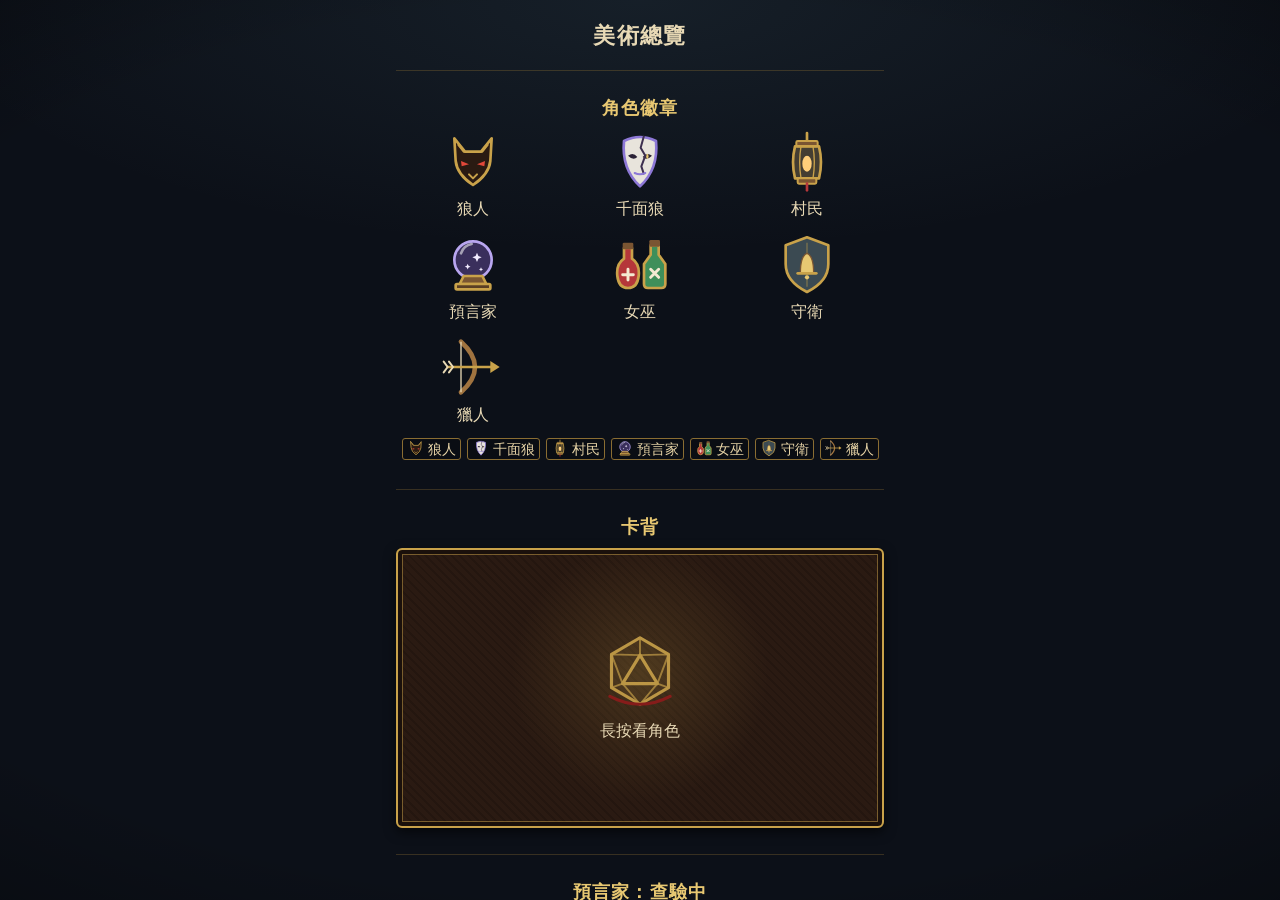
<file: web/gallery.html>
<!doctype html>
<html lang="zh-Hant" data-phase="night">
<head>
<meta charset="utf-8">
<meta name="viewport" content="width=device-width, initial-scale=1, viewport-fit=cover, user-scalable=no">
<title>血月酒館 · 美術總覽</title>
<link rel="stylesheet" href="css/tokens.css">
<link rel="stylesheet" href="css/base.css">
<link rel="stylesheet" href="css/art.css">
<link rel="stylesheet" href="css/illus.css">
<style>
  /* 只給總覽頁用的排版 */
  .gallery__scene { margin: 18px 0 26px; border-top: 1px solid rgba(138, 109, 50, .35); padding-top: 8px; }
  .gallery__scene h2 { text-align: center; color: var(--gold-bright); }
  .gallery__roles { display: grid; grid-template-columns: repeat(3, 1fr); gap: 12px; text-align: center; }
  .gallery__role { display: flex; flex-direction: column; align-items: center; gap: 4px; }
  .gallery__scene .badge { margin: 3px; display: inline-block; }
</style>
</head>
<body>
<div id="app"></div>
<script type="module" src="js/gallery.js"></script>
</body>
</html>
</file>
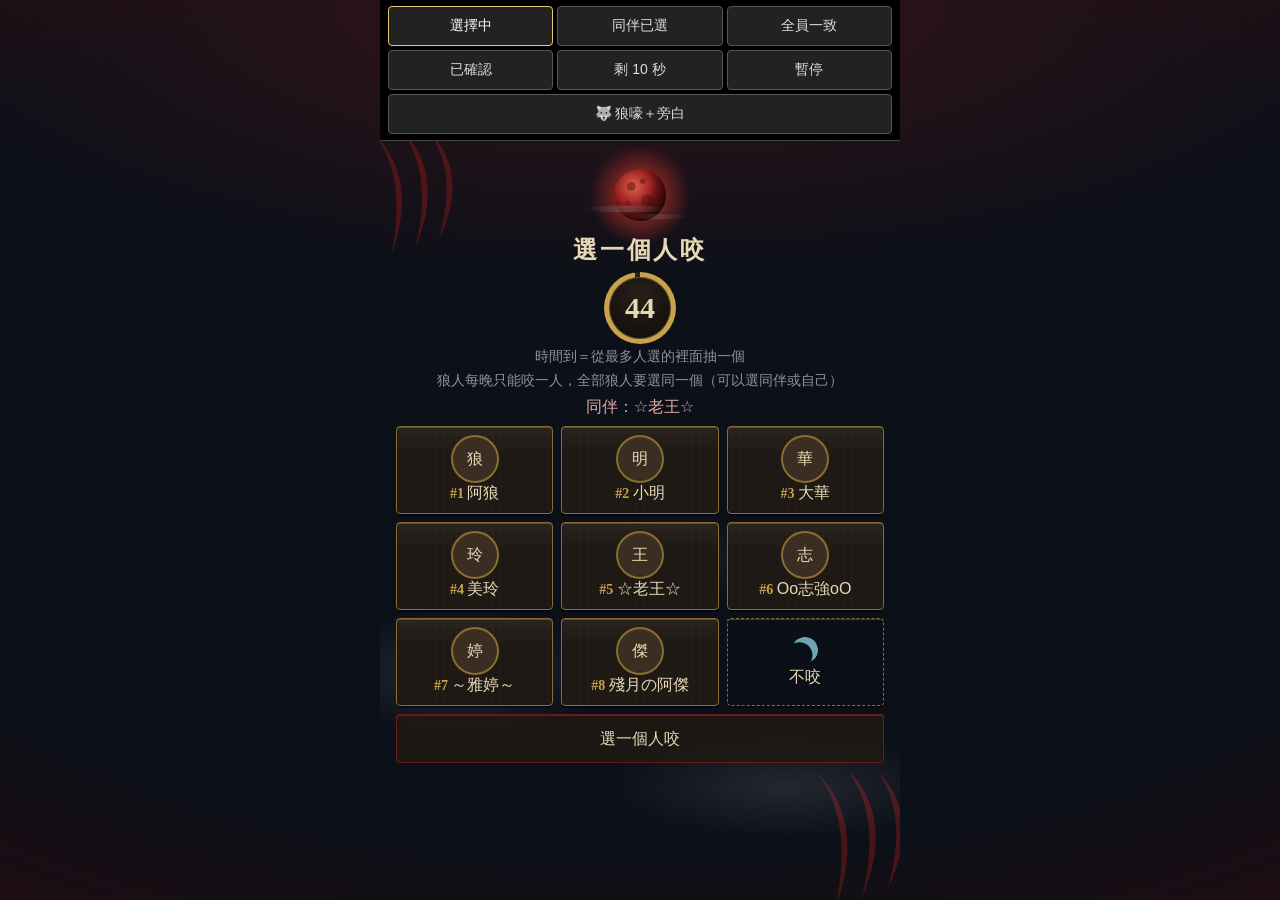
<file: web/preview.html>
<!doctype html>
<html lang="zh-Hant" data-phase="night" data-screen="S8">
<head>
<meta charset="utf-8">
<meta name="viewport" content="width=device-width, initial-scale=1, viewport-fit=cover, user-scalable=no">
<title>血月酒館 · 美術預覽</title>
<link rel="stylesheet" href="css/tokens.css">
<link rel="stylesheet" href="css/base.css">
<link rel="stylesheet" href="css/art.css">
<link rel="stylesheet" href="css/s8.css">
<link rel="stylesheet" href="css/illus.css">
<style>
  /* 只給預覽頁用的切換列，不是遊戲畫面 */
  .preview-bar { display: flex; flex-wrap: wrap; gap: 4px; padding: 6px 8px; background: #000; border-bottom: 1px solid #444; }
  .preview-bar button { flex: 1 1 30%; min-height: 40px; font-size: 14px; background: #222; color: #ddd; border: 1px solid #555; border-radius: 4px; }
  .preview-bar button[data-on] { border-color: #e8c872; color: #fff; }
</style>
</head>
<body>
<div id="app"></div>
<script type="module" src="js/preview_s8.js"></script>
</body>
</html>
</file>
<file: web/css/tokens.css>
/* 美術數值（ART 3、4、11.1；CODING_RULES V5）。畫面只用這裡的變數，不直接寫色碼與時間。 */
:root {
  /* 主色票（SPEC C2） */
  --bg-night: #14100d;
  --bg-stone: #1f1a15;
  --parchment: #e8d9b5;
  --parchment-dark: #cdb98a;
  --ink: #2b1d12;
  --gold: #c9a24a;
  --gold-bright: #e8c872;
  --blood: #8e1b1b;
  --ember: #d9702b;
  --moss: #4a6b3a;
  --arcane: #5b4b8a;
  --mask: #3d2f4f;
  --ice: #6fa3b8;
  --steel: #8b93a0;
  /* 延伸色 */
  --night-sky: #0c1018;
  --dusk: #2a1f14;
  --witch-red: #b5373a;
  --witch-green: #3f8f5a;
  --hunter-wood: #7a5532;
  --candle: #ffcf7a;
  --fog: rgba(139, 147, 160, .18);

  /* 字體：正式字型子集化在量產時加入，先用手機內建的宋體與襯線體 */
  --font-title: "Noto Serif TC", "Songti TC", "PMingLiU", serif;
  --font-body: system-ui, "PingFang TC", "Noto Sans TC", sans-serif;
  --font-num: "Cinzel", "Trajan Pro", Georgia, "Times New Roman", serif;
  --fs-title: 24px;
  --fs-lead: 18px;
  --fs-body: 16px;

  /* 間距四級（ART 6） */
  --gap-1: 8px;
  --gap-2: 12px;
  --gap-3: 16px;
  --gap-4: 24px;

  /* 動畫時間（ART 11.1） */
  --dur-tap: 120ms;
  --dur-fast: 200ms;
  --dur-dialog: 350ms;
  --dur-flip: 600ms;
  --dur-phase: 800ms;
  --dur-night: 1000ms;
  --dur-confirm: 3000ms; /* 狼人全員一致後自動確認（SPEC C8.1） */
  --dur-slash: 400ms;
  --dur-victory: 3000ms;
  --dur-reveal-each: 1500ms;
  --dur-bite-at: 600ms; /* 死者那列翻開後，爪痕才劃下（SPEC v4.37；sfx.js BITE_AT_S 同步） */
  --ease-out: cubic-bezier(.2, .8, .2, 1);
}
</file>
<file: web/css/base.css>
/* 灰盒階段（DEV_PLAN P4）：只求看得懂、點得到。美術在 P8 才套用。 */
* { box-sizing: border-box; -webkit-tap-highlight-color: transparent; }
html, body { margin: 0; height: 100%; overscroll-behavior: none; }
body { background: #2a2a2a; color: #eee; font: 16px/1.45 system-ui, "PingFang TC", "Noto Sans TC", sans-serif; }
#app { display: flex; flex-direction: column; height: var(--app-h, 100dvh); max-width: 520px; margin: 0 auto; }
html[data-phase="night"] body { background: #151515; }

.status { display: flex; align-items: center; gap: 4px; padding: 6px 8px; background: #3a3a3a; min-height: 44px; }
.status__title { flex: 1; min-width: 0; font-size: 18px; font-weight: 600; line-height: 1.25; }
.status__side { flex: none; display: flex; flex-direction: column; align-items: flex-end; gap: 2px; }
.status__icons { display: flex; gap: 4px; }
.status__who { display: flex; align-items: center; gap: 6px; }
.status__name { font-size: 14px; font-weight: 600; white-space: nowrap; }
.status__line { display: block; white-space: nowrap; overflow: hidden; text-overflow: ellipsis; }
.status__icon { background: none; border: 1px solid #888; color: #eee; width: 44px; height: 44px; flex: none; padding: 0; border-radius: 4px; }
.conn { font-size: 14px; padding: 2px 6px; border: 1px solid #888; border-radius: 4px; white-space: nowrap; }
.conn--online { border-color: #7c7; }
.conn--reconnecting { border-color: #dc6; }
.conn--offline { border-color: #e66; }
.subtitle { padding: 6px 12px; background: #333; color: #bcd; font-size: 15px; min-height: 32px; }
.banner { padding: 8px 12px; background: #664; }
.banner--error { background: #733; }
.main { flex: 1; overflow-y: auto; padding: 12px 16px 24px; }
.tabs { display: flex; background: #3a3a3a; padding-bottom: env(safe-area-inset-bottom); }
.tab { flex: 1 1 0; min-height: 52px; padding: 0 2px; white-space: nowrap; background: none; border: 0; color: #ccc; font-size: 14px; }
.tab { position: relative; }
.tab__unread { position: absolute; top: 2px; right: 2px; min-width: 18px; padding: 0 4px; border-radius: 9px; background: #c44; color: #fff; font-size: 12px; line-height: 18px; }
.tab--on { background: #555; color: #fff; }

h1 { font-size: 22px; margin: 8px 0 12px; }
h2 { font-size: 18px; margin: 16px 0 8px; }
p { margin: 8px 0; }
.hint { font-size: 14px; color: #bbb; }
.big { font-size: 22px; font-weight: 600; }
.center { text-align: center; }
.row { display: flex; gap: 8px; align-items: center; flex-wrap: wrap; }
/* 名字欄下面的常用符號（SPEC v4.46）：一顆至少 44px，手機一行放得下 7 顆 */
.symbols { display: flex; flex-wrap: wrap; gap: calc(var(--gap-1) / 2); margin: calc(var(--gap-1) / -2) 0 var(--gap-2); }
.symbols button.symbols__btn { min-width: 44px; margin: 0; padding: 0 var(--gap-1); font-size: var(--fs-lead); }
.grow { flex: 1; }
.panel { background: #383838; padding: 12px; border-radius: 4px; margin: 8px 0; }
.pause-row { display: flex; justify-content: flex-end; }
.far-apart { margin-top: 32px; } /* 危險操作和常用按鈕隔開（UI_RULES K6） */
.danger-zone { border: 1px solid #a55; }

button.btn { width: 100%; min-height: 52px; font-size: 16px; margin: 6px 0; border-radius: 4px; border: 2px solid #999; background: #484848; color: #fff; }
button.btn--small { width: auto; min-height: 44px; padding: 0 12px; margin: 2px; }
button.btn--secondary { border-width: 1px; background: #3d3d3d; }
button.btn--danger { border-color: #d66; }
button.btn--suggest { border-color: #fc6; background: #665a33; }
button.btn--pending { opacity: .6; }
button.btn--success { background: #375; border-color: #7c7; }
button.btn--error { border-color: #e66; background: #633; }
button.btn:disabled { color: #999; border-color: #666; }
.reason { font-size: 14px; color: #dbb; margin: -2px 0 6px; }

.qr { display: block; width: 200px; height: 200px; margin: 8px auto; }
.selectable { user-select: text; -webkit-user-select: text; }
label.field { display: block; margin: 12px 0; }
input, select, textarea { font-size: 16px; width: 100%; min-height: 44px; padding: 10px; border-radius: 4px; border: 1px solid #888; background: #222; color: #eee; }
.error-text { color: #f99; font-size: 14px; }
.input--error { border: 2px solid #e66; }

.grid { display: grid; grid-template-columns: repeat(3, 1fr); gap: 8px; margin: 8px 0; }
.card-group { color: #fc6; font-size: 15px; margin-top: 12px; }
.cell { display: flex; flex-direction: column; align-items: center; justify-content: center; gap: 2px; min-height: 76px; background: #444; border: 2px solid #777; border-radius: 4px; color: #fff; padding: 4px; font-size: 16px; }
.cell .avatar { width: 36px; height: 36px; }
.grid--compact .cell { min-height: 44px; }
.cell--target { background: #2f4a5e; border-color: #6a9ab8; }
.cell--on { border-color: #fc6; background: #665a33; }
.cell--empty { border-style: dashed; }
/* 名字最多 8 個字（SPEC v4.40）：格子窄，最多折兩行，再長就截斷 */
.cell__name { max-width: 100%; overflow-wrap: anywhere; display: -webkit-box; -webkit-box-orient: vertical; -webkit-line-clamp: 2; line-clamp: 2; overflow: hidden; text-align: center; line-height: 1.25; }
.cell__seat { font-size: 14px; color: #ccc; }
.cell__marks { font-size: 14px; color: #f99; line-height: 1.2; }
.cell__marks:empty { display: none; }
.grid--marks .cell__marks:empty { display: block; min-height: 17px; } /* 同伴選了才出現，先留位子，格子才不會跳 */

.avatar { display: inline-flex; width: 44px; height: 44px; border-radius: 50%; background: #666; align-items: center; justify-content: center; overflow: hidden; flex: none; }
.avatar img { width: 100%; height: 100%; object-fit: cover; }
.avatar--dead { opacity: .4; }
.list-row { display: flex; align-items: center; gap: 8px; padding: 6px 0; border-bottom: 1px solid #444; }
.seat-row { background: #2a2a2a; }
.seat-row__who { min-width: 0; }
.seat-row__tags { display: flex; flex-wrap: wrap; gap: 4px; margin-top: 2px; }
.seat-row--drag { background: #665a33; }
.seat-handle { flex: none; width: 44px; height: 44px; display: flex; align-items: center; justify-content: center; font-size: 22px; touch-action: none; user-select: none; -webkit-user-select: none; cursor: grab; border: 1px solid #666; border-radius: 4px; }
.badge { font-size: 14px; border: 1px solid #888; border-radius: 3px; padding: 0 4px; white-space: nowrap; }
.nowrap { white-space: nowrap; }
.keep-words { word-break: keep-all; }

.count { font-size: 28px; font-variant-numeric: tabular-nums; text-align: center; }
.card { min-height: min(280px, 40dvh); text-align: center; display: flex; flex-direction: column; align-items: center; justify-content: center; background: #444; border: 2px solid #999; border-radius: 6px; padding: 10px; touch-action: none; user-select: none; -webkit-user-select: none; -webkit-touch-callout: none; }

.chat { display: flex; flex-direction: column; height: 100%; }
.chat__list { flex: 1; overflow-y: auto; }
.chat__list button.btn--small { display: block; margin: 4px auto; }
.bubble { background: #444; padding: 6px 10px; border-radius: 4px; margin: 4px 0; max-width: 85%; overflow-wrap: anywhere; width: fit-content; }
.bubble--mine { margin-left: auto; background: #565; }
.bubble--host { background: #653; }
.bubble--wolf { background: #533; }
.bubble__who { font-size: 14px; color: #ccc; }
.bubble--wolf { border: 2px solid #c44; }
.bubble--system { white-space: pre-line; border: 1px dashed #b8a; background: #2a1f2e; }
.chat-photo { display: block; max-width: 200px; max-height: 200px; border-radius: 4px; margin-top: 4px; }
.tts { background: none; border: 1px solid #888; color: inherit; border-radius: 4px; padding: 6px 8px; margin-top: 4px; text-align: center; min-height: 44px; min-width: 56px; font: inherit; font-size: 1.3em; }
.chat__photo { position: relative; overflow: hidden; display: inline-flex; align-items: center; justify-content: center; min-width: 44px; }
.chat__photo input { position: absolute; inset: 0; opacity: 0; }
.lightbox { position: fixed; inset: 0; background: #000; z-index: 40; display: flex; align-items: center; justify-content: center; overflow: hidden; }
.lightbox img { max-width: 100%; max-height: 100%; touch-action: none; transform-origin: center; }
.lightbox__close { position: absolute; top: 12px; right: 12px; min-width: 44px; min-height: 44px; background: #333; color: #fff; border: 1px solid #888; border-radius: 4px; }
.chat__input { display: flex; gap: 6px; padding-top: 8px; }
.chat__input button.btn { padding: 0 4px; white-space: nowrap; width: 100%; margin: 0; }
.chat__input textarea { flex: 1; min-height: 44px; height: 44px; resize: none; }

.overlay { position: fixed; inset: 0; background: rgba(0,0,0,.75); display: flex; align-items: center; justify-content: center; padding: 16px; z-index: 30; }
.dialog { background: #3a3a3a; padding: 16px; border-radius: 6px; width: 100%; max-width: 460px; max-height: 90dvh; overflow-y: auto; }
.toast { position: fixed; top: 60px; left: 16px; right: 16px; margin: 0 auto; width: fit-content; background: #111; padding: 8px 14px; border-radius: 4px; z-index: 40; }
.pause-cover { background: #444; border: 2px solid #999; padding: 20px; text-align: center; border-radius: 6px; }
.rotate { display: none; }
@media (orientation: landscape) and (max-height: 480px) {
  .rotate { display: flex; position: fixed; inset: 0; background: #111; z-index: 50; align-items: center; justify-content: center; }
}

/* 看真相：每夜標籤可左右滑；行動以顏色分類，一定同時有文字（UI_RULES F13） */
.truth-tabs { display: flex; overflow-x: auto; gap: 4px; margin: 8px 0; -webkit-overflow-scrolling: touch; }
.tab--small { flex: none; min-height: 44px; padding: 0 12px; background: #3a3a3a; border-radius: 4px; }
.act { border-left: 5px solid #888; background: #383838; padding: 8px 10px; margin: 6px 0; border-radius: 3px; }
.act__label { display: block; font-size: 14px; }
.act--wolf { border-color: #d9534f; } .act--wolf .act__label { color: #f08a86; }
.act--guard { border-color: #6a9ab8; } .act--guard .act__label { color: #a9cde3; }
.act--seer { border-color: #8d78d6; } .act--seer .act__label { color: #b6a7ee; }
.act--witch { border-color: #3f8f5a; } .act--witch .act__label { color: #7fcf9b; }
.act--hunter { border-color: #b98a55; } .act--hunter .act__label { color: #e0b98a; }
.act--death { border-color: #aaa; } .act--death .act__label { color: #ddd; }
.act--vote { border-color: #c9a24a; } .act--vote .act__label { color: #e8c872; }

/* 上帝控制台：常用按鈕固定在上方、三個標籤固定在側邊，只有內容區會滑 */
.host-screen { display: flex; gap: 8px; height: 100%; }
.host-main { flex: 1; min-width: 0; display: flex; flex-direction: column; }
.host-pinned { flex: none; padding-bottom: 6px; }
.host-pinned h1 { margin: 2px 0; }
.host-pinned button.btn { min-height: 44px; margin: 3px 0; }
.host-pinned .count { font-size: 24px; }
.host-rail { flex: none; width: 62px; display: flex; flex-direction: column; gap: 6px; }
.host-tab { min-height: 64px; padding: 4px; font-size: 14px; background: #3a3a3a; color: #ddd; border: 1px solid #777; border-radius: 4px; }
.host-tab--on { background: #665a33; border-color: #fc6; color: #fff; }
.host-content { flex: 1; min-height: 0; overflow-y: auto; }
.host-content .grid button.btn { padding: 0 2px; } /* 六個字的台詞才放得下一行 */
.host-tab__line { display: block; }
.end-cause { flex: 1; min-width: 0; text-align: right; }
.role-grid { display: grid; grid-template-columns: repeat(2, 1fr); gap: 6px; margin-bottom: 12px; }
.role-grid .btn { width: 100%; }
.badge--role { background: #6a3a8a; color: #fff; }

/* S23 安裝引導、S24 準備檢查 */
.install__steps { padding-left: 24px; }
.install__step { margin: 10px 0; }
.install__icon { width: 24px; height: 24px; vertical-align: middle; margin-left: 4px; }
.prep-list { display: flex; flex-direction: column; gap: 6px; margin: 8px 0; }
.prep { border: 1px solid #a86; border-radius: 4px; padding: 8px 10px; background: #383028; }
.prep--done { border-color: #575; background: #2f382f; }
.prep__title { font-weight: 600; }
.prep .hint { margin: 4px 0; }
</file>
<file: web/css/art.css>
/* 正式外觀（DEV_PLAN P8 量產，ART 5–8）。疊在 base.css 上面：base.css 管版面與大小，這裡只管材質與顏色，
   所以點擊區、字級、間距都不會因為美術改變（UI_RULES）。動畫只動 transform 和 opacity（Q6）。 */

body {
  font-family: var(--font-body);
  color: var(--parchment);
  background:
    radial-gradient(ellipse 80% 40% at 50% 0%, rgba(255, 207, 122, .10), transparent 70%),
    radial-gradient(ellipse 120% 90% at 50% 50%, transparent 60%, rgba(0, 0, 0, .55) 100%),
    var(--dusk);
  background-attachment: fixed;
}
html[data-phase="night"] body {
  background:
    radial-gradient(ellipse 80% 40% at 50% 0%, rgba(111, 163, 184, .10), transparent 70%),
    radial-gradient(ellipse 120% 90% at 50% 50%, transparent 55%, rgba(0, 0, 0, .7) 100%),
    var(--night-sky);
}

h1, h2 { font-family: var(--font-title); letter-spacing: .06em; }
h1 { color: var(--parchment); }
h2 { color: var(--gold-bright); }
.hint { color: #b9ab8c; }
html[data-phase="night"] .hint { color: var(--steel); }
.error-text { color: #ff9a8a; }
.reason { color: #e0b4a4; }
.big { font-family: var(--font-title); }
.count { font-family: var(--font-num); color: var(--parchment); }

/* 頂端狀態列：木質橫樑（ART 7.8） */
.status {
  background:
    linear-gradient(180deg, rgba(255, 255, 255, .06), transparent 40%, rgba(0, 0, 0, .25)),
    repeating-linear-gradient(0deg, rgba(0, 0, 0, .12) 0 1px, transparent 1px 5px),
    #3b2a1c;
  border-bottom: 2px solid #8a6d32;
  box-shadow: 0 2px 6px rgba(0, 0, 0, .5);
}
.status__title { font-family: var(--font-title); color: var(--gold-bright); }
.status__name { color: var(--parchment); }
.status__icon { border: 1px solid #8a6d32; color: var(--gold-bright); background: rgba(0, 0, 0, .2); }
/* 連線燈是小油燈：火焰顏色＋文字（UI_RULES F13） */
.conn { border-color: #8a6d32; color: var(--parchment); background: rgba(0, 0, 0, .25); }
.conn::before { content: ''; display: inline-block; width: 8px; height: 8px; margin-right: 4px; border-radius: 50% 50% 50% 0; transform: rotate(-45deg); vertical-align: 1px; background: var(--steel); }
.conn--online::before { background: #7fcf6a; box-shadow: 0 0 6px #7fcf6a; }
.conn--reconnecting::before { background: var(--candle); box-shadow: 0 0 6px var(--ember); animation: lamp 1s ease-in-out infinite alternate; }
.conn--offline::before { background: #e05a4a; }
@keyframes lamp { to { opacity: .35; } }

/* 旁白字幕：月光藍字（ART 7.8） */
.subtitle { background: rgba(12, 16, 24, .85); color: var(--ice); border-bottom: 1px solid rgba(111, 163, 184, .3); font-family: var(--font-title); }

/* 布旗（ART 7.6） */
.banner { background: linear-gradient(180deg, #a85a22, #7a3e14); color: #fff3dc; border-bottom: 2px solid rgba(0, 0, 0, .4); }
.banner--error { background: linear-gradient(180deg, #9e2424, var(--blood)); }

/* 底部分頁列：深色木紋，選中的亮金浮起（ART 7.8） */
.tabs {
  background:
    repeating-linear-gradient(0deg, rgba(0, 0, 0, .14) 0 1px, transparent 1px 6px),
    #2e2116;
  border-top: 2px solid #8a6d32;
}
.tab { color: #c8b48a; transition: transform var(--dur-fast) var(--ease-out); }
.tab--on { background: rgba(232, 200, 114, .14); color: var(--gold-bright); transform: translateY(-2px); box-shadow: inset 0 2px 0 var(--gold-bright); }
.tab__unread { background: var(--blood); box-shadow: 0 0 0 1px #e8a090; } /* 蠟封小紅點 */
.tab--small { background: #2e2116; color: #c8b48a; border: 1px solid #5a4528; }

/* 按鈕五態（ART 7.1）：主要＝深石板金框；次要＝羊皮紙；危險＝血紅框；建議下一步＝金色呼吸光 */
button.btn {
  position: relative;
  color: var(--gold-bright);
  border: 2px solid var(--gold);
  background: linear-gradient(180deg, #2c241c, var(--bg-stone));
  box-shadow: inset 0 1px 0 rgba(232, 200, 114, .35), 0 2px 0 rgba(0, 0, 0, .5);
  font-weight: 600;
  transition: transform var(--dur-tap) var(--ease-out);
}
button.btn:active:not(:disabled) { transform: scale(.97); }
button.btn--secondary {
  color: var(--ink);
  border: 1px solid #a88a4a;
  background: linear-gradient(180deg, var(--parchment), var(--parchment-dark));
  box-shadow: inset 0 0 12px rgba(122, 85, 50, .25), 0 2px 0 rgba(0, 0, 0, .45);
  font-weight: 500;
}
/* 夜晚不出現大片亮色（ART 1.3）：羊皮紙壓暗 */
html[data-phase="night"] button.btn--secondary { background: linear-gradient(180deg, #8f8264, #6f6449); color: #1c140c; }
button.btn--danger { color: var(--parchment); border-color: #c0392b; background: linear-gradient(180deg, #3a1a16, #24100d); }
button.btn--suggest { color: #2b1d12; border-color: var(--gold-bright); background: linear-gradient(180deg, var(--gold-bright), var(--gold)); }
button.btn--suggest::after {
  content: '';
  position: absolute;
  inset: -4px;
  border-radius: 6px;
  box-shadow: 0 0 12px 2px rgba(232, 200, 114, .7);
  animation: breathe 2s ease-in-out infinite;
  pointer-events: none;
}
@keyframes breathe { 0%, 100% { opacity: .25; } 50% { opacity: 1; } }
button.btn--pending { opacity: .7; }
button.btn--success { color: var(--parchment); border-color: #7fcf6a; background: linear-gradient(180deg, #557a43, var(--moss)); }
button.btn--error { color: var(--parchment); border-color: #e05a4a; background: linear-gradient(180deg, #4a1d18, #2e110e); animation: shake .3s linear; }
@keyframes shake { 25% { transform: translateX(-4px); } 50% { transform: translateX(4px); } 75% { transform: translateX(-4px); } }
button.btn:disabled { color: var(--steel); border-color: #5c6068; background: #24211d; box-shadow: none; }
button.btn--secondary:disabled { color: #6b6457; background: #a59a80; }

/* 石板面板 */
.panel, .pause-cover, .act {
  background:
    linear-gradient(180deg, rgba(255, 255, 255, .04), transparent 30%),
    var(--bg-stone);
  border: 1px solid #5a4528;
  box-shadow: inset 0 1px 0 rgba(232, 200, 114, .15);
}
.pause-cover { border: 2px solid var(--parchment-dark); background: linear-gradient(180deg, var(--parchment), var(--parchment-dark)); color: var(--ink); }
.pause-cover .hint { color: #5a4630; }

/* 對話框是卷軸：羊皮紙、上下木軸（ART 7.6） */
.overlay { background: rgba(5, 4, 3, .72); }
.dialog {
  color: var(--ink);
  background:
    radial-gradient(ellipse at 50% 50%, transparent 60%, rgba(122, 85, 50, .3) 100%),
    var(--parchment);
  border-top: 8px solid var(--hunter-wood);
  border-bottom: 8px solid var(--hunter-wood);
  box-shadow: 0 10px 30px rgba(0, 0, 0, .6);
  animation: unroll var(--dur-dialog) var(--ease-out);
}
@keyframes unroll { from { transform: translateY(-6px); opacity: 0; } }
.dialog h2 { color: var(--ink); }
.dialog .hint { color: #5a4630; }
.dialog textarea { background: #f4ead2; color: var(--ink); border-color: #a88a4a; }
.toast { background: var(--parchment); color: var(--ink); border-left: 6px solid var(--hunter-wood); border-right: 6px solid var(--hunter-wood); box-shadow: 0 4px 12px rgba(0, 0, 0, .5); animation: unroll var(--dur-fast) var(--ease-out); }

/* 輸入框像帳本格子 */
input, select, textarea { background: #1a140f; color: var(--parchment); border: 1px solid #8a6d32; }
input:focus, textarea:focus, select:focus { outline: 2px solid var(--gold-bright); outline-offset: 1px; }

/* 選擇格是小木牌（ART 7.4）：石板底、黃銅邊；選中浮起 2px 加金光 */
.cell {
  position: relative;
  color: var(--parchment);
  border: 1px solid #8a6d32;
  background:
    linear-gradient(180deg, rgba(255, 255, 255, .05), transparent 30%),
    repeating-linear-gradient(90deg, rgba(0, 0, 0, .08) 0 2px, transparent 2px 7px),
    var(--bg-stone);
  box-shadow: inset 0 1px 0 rgba(232, 200, 114, .25), 0 2px 0 rgba(0, 0, 0, .5);
  transition: transform var(--dur-fast) var(--ease-out), border-color var(--dur-fast);
}
.cell::after {
  content: '';
  position: absolute;
  inset: -3px;
  border-radius: 6px;
  box-shadow: 0 0 0 2px var(--gold-bright), 0 0 14px rgba(232, 200, 114, .55);
  opacity: 0;
  transition: opacity var(--dur-fast);
  pointer-events: none;
}
.cell:active { transform: scale(.97); transition-duration: var(--dur-tap); }
.cell--on { transform: translateY(-2px); border-color: var(--gold-bright); background-color: #3a2f1c; }
.cell--on::after { opacity: 1; }
.cell--target { border-color: var(--ice); background-color: #1c2a33; }
.cell--empty { border-style: dashed; background: rgba(12, 16, 24, .6); }
.cell__seat { font: 700 14px var(--font-num); color: var(--gold); }
.cell__marks { color: #ffb4a8; }

/* 倒數環（ART 7.2）：金色環隨時間變短；剩 10 秒轉火色冒火星；剩 3 秒數字跳；暫停變灰 */
.ring {
  --ring-color: var(--gold);
  position: relative;
  width: 72px;
  height: 72px;
  margin: 6px auto 2px;
  border-radius: 50%;
  display: grid;
  place-items: center;
  background: conic-gradient(var(--ring-color) calc(var(--frac, 1) * 360deg), rgba(201, 162, 74, .14) 0);
}
.ring::before {
  content: '';
  position: absolute;
  inset: 5px;
  border-radius: 50%;
  background: radial-gradient(circle at 50% 30%, #2a2018, var(--bg-night) 75%);
  box-shadow: inset 0 0 0 1px rgba(232, 200, 114, .3);
}
.ring__num {
  position: relative;
  font: 700 30px/1 var(--font-num);
  color: var(--parchment);
  font-variant-numeric: tabular-nums;
}
.ring__num[data-waiting] { font: 600 13px/1.2 var(--font-body); max-width: 56px; }
.ring[data-zone="warn"], .ring[data-zone="urgent"] { --ring-color: var(--ember); }
.ring[data-zone="urgent"] .ring__num { animation: ring-beat 1s ease-out infinite; }
@keyframes ring-beat { 0% { transform: scale(1.06); } 40%, 100% { transform: scale(1); } }
.ring[data-zone="paused"] { --ring-color: var(--steel); }

.ring__sparks { position: absolute; inset: 0; pointer-events: none; }
.ring__sparks i {
  position: absolute;
  left: 50%;
  top: 0;
  width: 4px;
  height: 4px;
  margin-left: -2px;
  border-radius: 50%;
  background: var(--candle);
  box-shadow: 0 0 6px var(--ember);
  opacity: 0;
}
.ring[data-zone="warn"] .ring__sparks i, .ring[data-zone="urgent"] .ring__sparks i { animation: spark 1.4s ease-out infinite; }
.ring__sparks i:nth-child(2) { left: 80%; top: 15%; animation-delay: .3s !important; }
.ring__sparks i:nth-child(3) { left: 95%; top: 55%; animation-delay: .7s !important; }
.ring__sparks i:nth-child(4) { left: 15%; top: 20%; animation-delay: .5s !important; }
.ring__sparks i:nth-child(5) { left: 5%; top: 60%; animation-delay: 1s !important; }
@keyframes spark {
  0% { opacity: 0; transform: translate(0, 0) scale(1); }
  15% { opacity: 1; }
  100% { opacity: 0; transform: translate(4px, -22px) scale(.4); }
}

html[data-lowfx] .ring__sparks { display: none; }

/* 頭像：黃銅環（ART 7.3） */
.avatar { background: #3a2d22; color: var(--parchment); box-shadow: 0 0 0 2px #8a6d32; font-family: var(--font-title); }
.avatar--dead { opacity: .45; filter: grayscale(1); box-shadow: 0 0 0 2px #5c6068; }

/* 名單、標籤 */
.list-row { border-bottom: 1px solid rgba(138, 109, 50, .35); }
.seat-row { background: transparent; }
.seat-row--drag { background: rgba(232, 200, 114, .18); }
.seat-handle { border-color: #8a6d32; color: var(--gold); }
.badge { border-color: #8a6d32; color: #e6d3a6; background: rgba(0, 0, 0, .2); }
.badge--role { background: var(--mask); border-color: #8d78d6; color: #fff; }

/* 角色卡（ART 7.5）：卡背深色皮革＋金框；長按翻開 */
.card {
  color: var(--parchment);
  border: 2px solid var(--gold);
  background:
    radial-gradient(circle at 50% 45%, rgba(201, 162, 74, .18), transparent 45%),
    repeating-linear-gradient(45deg, rgba(0, 0, 0, .15) 0 2px, transparent 2px 6px),
    #2a1a12;
  box-shadow: inset 0 0 0 4px #1a100b, inset 0 0 0 5px rgba(201, 162, 74, .5), 0 4px 12px rgba(0, 0, 0, .6);
}

/* 聊天泡泡是羊皮紙小紙條（ART 7.7） */
.bubble { background: linear-gradient(180deg, #efe2c2, var(--parchment-dark)); color: var(--ink); box-shadow: 0 1px 2px rgba(0, 0, 0, .5); }
.bubble__who { color: #6b4f2e; }
.bubble--mine { background: linear-gradient(180deg, #f4ead2, var(--parchment)); border: 1px solid var(--gold); }
.bubble--host { background: linear-gradient(180deg, var(--candle), #e0a84a); }
.bubble--wolf { background: linear-gradient(180deg, #4a1c1a, #2e100e); color: var(--parchment); border: 1px solid #b04030; }
.bubble--wolf .bubble__who { color: #ffb4a8; }
.bubble--system { background: rgba(61, 47, 79, .9); color: #efe6ff; border: 1px dashed #8d78d6; }
.bubble--system .bubble__who { color: #c9b8f0; }
.tts { border-color: rgba(43, 29, 18, .4); }

/* 上帝控制台：說書台 */
.host-tab { background: #2e2116; color: #c8b48a; border-color: #5a4528; }
.host-tab--on { background: rgba(232, 200, 114, .18); border-color: var(--gold-bright); color: var(--gold-bright); }

/* 準備檢查（ART 8 S24）：完成的像點亮的蠟燭 */
.prep { background: var(--bg-stone); border-color: #8a6d32; }
.prep--done { border-color: var(--moss); background: linear-gradient(180deg, rgba(74, 107, 58, .25), var(--bg-stone)); }
.prep__title { font-family: var(--font-title); }

/* 減少動態效果：動畫改成淡入（SPEC C9.2 #13） */
@media (prefers-reduced-motion: reduce) {
  .dialog, .toast { animation: fade 300ms; }
  button.btn--suggest::after, .conn--reconnecting::before { animation: none; }
  button.btn--error { animation: none; }
  .cell--on, .tab--on { transform: none; }
  .ring__sparks { display: none; }
  .ring[data-zone="urgent"] .ring__num { animation: none; }
  @keyframes fade { from { opacity: 0; } }
}
</file>
<file: web/css/illus.css>
/* 內建向量美術的版面與動畫（圖在 js/ui/art.js；ART 9.3、11.2、11.3）。
   只動 transform、opacity 和描線（UI_RULES Q6）；html[data-lowfx] 與減少動態效果時全部停住。 */

/* 角色徽章：跟在名字旁、角色卡上方 */
.emblem { display: inline-block; vertical-align: -3px; flex: none; }
.badge .emblem { margin-right: 3px; }
.card .emblem { display: block; margin: 0 auto 6px; filter: drop-shadow(0 2px 6px rgba(0, 0, 0, .6)); }

/* 卡背的二十面骰紋章（ART 7.5） */
.crest { display: block; width: 76px; height: 76px; margin: 0 auto 10px; opacity: .9; }

/* 發牌：二十面骰從上方落下、彈兩下、滾停（ART 11.2，約 1.6 秒） */
.crest--roll { animation: dice-roll 1.6s cubic-bezier(.3, .7, .2, 1) backwards; }
@keyframes dice-roll {
  0% { transform: translateY(-120px) rotate(-200deg); opacity: 0; }
  30% { transform: translateY(0) rotate(-40deg); opacity: 1; }
  45% { transform: translateY(-26px) rotate(10deg); }
  60% { transform: translateY(0) rotate(30deg); }
  72% { transform: translateY(-8px) rotate(8deg); }
  84%, 100% { transform: none; }
}

/* 天亮：死者一列列翻開，每列間隔 --dur-reveal-each */
.dead-reveal { animation: reveal-row .6s var(--ease-out) calc(var(--i) * var(--dur-reveal-each)) backwards; }
@keyframes reveal-row { from { transform: perspective(600px) rotateX(-90deg); opacity: 0; } to { transform: none; opacity: 1; } }

/* 爪痕（SVG 畫在 ui/art.js clawSlash，夜晚狼人確認與天亮被咬死共用）：遮罩路線 pathLength=1，虛線從 1 收到 0，
   刀痕就從頭到尾被「劃開」；三道依序錯開 70 ms，劃完血光退到暗紅殘影 */
.slash { position: absolute; inset: 0; width: 100%; height: 100%; pointer-events: none; }
.slash__reveal {
  fill: none; stroke: #fff; stroke-width: 16; stroke-linecap: round;
  stroke-dasharray: 1; stroke-dashoffset: 1;
  animation: slash var(--dur-slash) var(--ease-out) calc(var(--i) * 70ms) forwards;
}
.slash__glow { fill: rgba(255, 80, 60, .35); stroke: rgba(255, 80, 60, .35); stroke-width: 5; stroke-linejoin: round; }
.slash__cut { fill: #ff6a55; }
.slash__claw { animation: slash-fade 1.2s ease-out calc(var(--dur-slash) + var(--i) * 70ms) forwards; }
@keyframes slash { to { stroke-dashoffset: 0; } }
@keyframes slash-fade { to { opacity: .55; } }

/* 天亮公布被狼咬死（SPEC v4.37）：這列翻開後，三道爪痕劃過頭像（沿用 s8.css 的 .slash），
   頭像被撞得一震、整列閃一下血光。--bite-at 在這列上用這列的 --i 算好，爪痕自己的 --i 是第幾道 */
.dead-bite { --bite-at: calc(var(--i) * var(--dur-reveal-each) + var(--dur-bite-at)); position: relative; }
.dead-bite::after {
  content: ''; position: absolute; inset: 0; pointer-events: none; opacity: 0;
  background: radial-gradient(circle at 28px 50%, var(--blood), transparent 70%);
  animation: bite-flash 900ms ease-out var(--bite-at);
}
.bite__mark { position: relative; display: inline-flex; flex: none; }
.bite__mark .slash { position: absolute; inset: -8px; width: calc(100% + 16px); height: calc(100% + 16px); }
.dead-bite .bite__mark { animation: bite-jolt 350ms ease-out calc(var(--bite-at) + 120ms); }
.dead-bite .slash__reveal { animation-delay: calc(var(--bite-at) + var(--i) * 70ms); }
.dead-bite .slash__claw { animation-delay: calc(var(--bite-at) + var(--dur-slash) + var(--i) * 70ms); }
.bite__cause { color: #ff6a55; font-weight: 700; }
@keyframes bite-flash { 15% { opacity: .8; } 100% { opacity: 0; } }
@keyframes bite-jolt { 20% { transform: translate(-4px, 3px) rotate(-6deg); } 50% { transform: translate(3px, -2px) rotate(4deg); } 100% { transform: none; } }

/* 角色卡翻開：繞 Y 軸轉進來（ART 11.2 翻牌） */
.card__face { width: 100%; pointer-events: none; animation: card-flip var(--dur-flip) cubic-bezier(.3, .7, .2, 1); }
@keyframes card-flip { from { transform: perspective(700px) rotateY(90deg); } to { transform: perspective(700px) rotateY(0); } }
.card__face .emblem { animation: stamp .35s var(--ease-out) .2s backwards; }
@keyframes stamp { from { transform: scale(1.6); opacity: 0; } to { transform: scale(1); opacity: 1; } }

/* 畫面主圖 */
.hero { display: block; width: 100%; max-width: 260px; height: auto; max-height: 150px; margin: 0 auto 4px; overflow: visible; }

/* 星點閃、燈火晃、光暈呼吸 */
.art-twinkle { transform-box: fill-box; transform-origin: center; animation: twinkle 2.4s ease-in-out calc(var(--i, 0) * -0.7s) infinite; }
@keyframes twinkle { 0%, 100% { opacity: .35; transform: scale(.7); } 50% { opacity: 1; transform: scale(1.1); } }
.art-flame { transform-box: fill-box; transform-origin: 50% 90%; animation: flame 1.6s ease-in-out infinite alternate; }
@keyframes flame { from { transform: scale(.9, 1); } to { transform: scale(1.08, .92) rotate(3deg); } }
.art-glow { transform-box: fill-box; transform-origin: center; animation: glow 3.5s ease-in-out infinite alternate; }
@keyframes glow { from { opacity: .5; transform: scale(.95); } to { opacity: 1; transform: scale(1.05); } }

/* 水晶球：紫霧慢轉；結果從霧中浮出 */
.art-swirl { transform-origin: 100px 54px; animation: swirl 9s linear infinite; }
@keyframes swirl { to { transform: rotate(360deg); } }
.art-rise { animation: rise 1.2s var(--ease-out) backwards; }
@keyframes rise { from { opacity: 0; transform: translateY(10px); } to { opacity: 1; transform: none; } }

/* 小鍋冒泡、蒸氣描線往上飄 */
.art-bubble { transform-box: fill-box; transform-origin: center; animation: bubble 2.2s ease-in calc(var(--i) * .55s) infinite; }
@keyframes bubble { 0% { opacity: 0; transform: translateY(6px) scale(.6); } 25% { opacity: 1; } 100% { opacity: 0; transform: translateY(-18px) scale(1.1); } }
.art-steam path, .art-smoke path { stroke-dasharray: .35 .65; animation: drift 3s linear calc(var(--i) * -1.5s) infinite; }
@keyframes drift { from { stroke-dashoffset: 0; opacity: .9; } to { stroke-dashoffset: -1; opacity: .9; } }

/* 守衛（SPEC v4.42）：盾牌緩緩起伏；選好人後往前一頓、亮起金光 */
.art-shield { transform-box: fill-box; transform-origin: 50% 100%; animation: shield-bob 3.2s ease-in-out infinite alternate; }
@keyframes shield-bob { from { transform: translateY(0); } to { transform: translateY(-2px); } }
.art-shield--raised { animation: shield-raise .6s var(--ease-out) forwards; filter: drop-shadow(0 0 4px #e8c872); }
@keyframes shield-raise { 0% { transform: scale(1); } 40% { transform: scale(1.12) translateY(-3px); } 100% { transform: scale(1.06); } }

/* 天亮：太陽升起、光芒緩轉、白鳥飛過 */
.art-sunrise { animation: sunrise var(--dur-night) ease-out backwards; }
@keyframes sunrise { from { transform: translateY(26px); opacity: .3; } to { transform: none; opacity: 1; } }
.art-rays { transform-origin: 100px 88px; animation: sway 6s ease-in-out infinite alternate; }
@keyframes sway { from { transform: rotate(-6deg); } to { transform: rotate(6deg); } }
/* 有山的圖左右兩邊淡掉，不會看到山被切齊的邊 */
.hero--dawn, .hero--victory-wolf {
  -webkit-mask-image: linear-gradient(90deg, transparent, #000 18%, #000 82%, transparent);
  mask-image: linear-gradient(90deg, transparent, #000 18%, #000 82%, transparent);
}
.art-bird { animation: fly 7s linear calc(var(--i) * -.6s) infinite; }
@keyframes fly { from { transform: translate(-40px, 6px); } to { transform: translate(200px, -14px); } }

/* 獵人開弓：箭破空飛出畫面；收弓：箭慢慢退回、淡掉 */
.art-arrow--shot { animation: arrow-fly .3s ease-in forwards; }
@keyframes arrow-fly { from { transform: none; } to { transform: translateY(-160px); opacity: 0; } }
.art-arrow--holster { animation: arrow-back 1s ease-out forwards; }
@keyframes arrow-back { to { transform: translateY(26px); opacity: .25; } }
.art-string-release { animation: twang .5s ease-out; }
@keyframes twang { 0%, 100% { transform: none; } 20% { transform: translateY(-3px); } 50% { transform: translateY(2px); } }

/* 女巫用藥：那瓶倒向小鍋、鍋上冒出紅光（救）或綠煙（毒） */
/* 先舉到鍋口上方再傾倒（位移是瓶子自己的座標，主圖裡放大 1.6 倍） */
.art-pour { transform-box: fill-box; transform-origin: 50% 50%; animation: pour 1.4s var(--ease-out) forwards; }
.art-pour--save { --lift: translate(18px, -22px); --tilt: 110deg; }
.art-pour--poison { --lift: translate(-24px, -20px); --tilt: -110deg; }
@keyframes pour {
  35% { transform: var(--lift) rotate(0); }
  60% { transform: var(--lift) rotate(var(--tilt)); opacity: 1; }
  100% { transform: var(--lift) rotate(var(--tilt)); opacity: .15; }
}
.art-puff { transform-box: fill-box; transform-origin: 50% 100%; animation: puff 1.6s ease-out .5s backwards; opacity: 0; }
@keyframes puff { from { opacity: .7; transform: scale(.3); } to { opacity: 0; transform: translateY(-24px) scale(1.4); } }

/* 結算：角色一列列翻開，千面狼最後面具碎裂揭曉（ART 11.2 勝利） */
.end-reveal { animation: reveal-row .5s var(--ease-out) calc(var(--i) * .25s) backwards; }
.end-reveal--faceless .emblem--faceless { animation: shatter .9s ease-out calc(var(--i) * .25s + .5s) backwards; }
@keyframes shatter {
  0% { transform: scale(1.8) rotate(0); filter: drop-shadow(0 0 0 #8d78d6); }
  30% { transform: scale(1.8) rotate(-12deg); }
  45% { transform: scale(1.8) rotate(10deg); filter: drop-shadow(0 0 8px #b9a6f0); }
  100% { transform: none; filter: none; }
}

/* 千面狼面板（ART 8 S19）：紫色小卡＋面具；換臉時面具裂開碎掉再拼回來、文字淡入（0.8 秒） */
.disguise { display: flex; align-items: center; gap: var(--gap-1); border-color: #8d78d6; background: linear-gradient(90deg, rgba(61, 47, 79, .9), var(--bg-stone)); }
.disguise .emblem { flex: none; }
.disguise--swap .emblem { animation: mask-swap .8s ease-in-out; }
.disguise--swap .disguise__text { animation: fade-in .5s ease-out .4s backwards; }
@keyframes mask-swap {
  0% { transform: none; }
  20% { transform: rotate(-14deg) scale(1.15); filter: drop-shadow(0 0 6px #b9a6f0); }
  45% { transform: scale(.2) rotate(40deg); opacity: 0; }
  60% { transform: scale(.2) rotate(-40deg); opacity: 0; }
  100% { transform: none; opacity: 1; }
}
@keyframes fade-in { from { opacity: 0; } }

/* 獵人：箭頭反光；出局：殘火明滅 */
.art-glint { animation: glint 2.6s ease-in-out infinite; }
@keyframes glint { 0%, 70%, 100% { opacity: .75; } 80% { opacity: 1; } }
.art-ember { animation: ember 1.8s ease-in-out infinite alternate; }
@keyframes ember { from { opacity: .2; } to { opacity: 1; } }

/* 狼人勝：血月放大 */
.art-moonrise { transform-origin: 100px 56px; animation: moonrise var(--dur-victory) var(--ease-out) backwards; }
@keyframes moonrise { from { transform: scale(.55); opacity: .4; } to { transform: none; opacity: 1; } }

/* S15 揭曉：每一票一枚銅幣依序落下（ART 11.2 投票揭曉） */
.coins { display: flex; justify-content: center; flex-wrap: wrap; gap: 4px; margin: 6px 0; }
.coin { width: 22px; height: 22px; animation: coin-drop .4s var(--ease-out) calc(var(--i) * .4s) backwards; }
@keyframes coin-drop { from { transform: translateY(-28px) rotate(-90deg); opacity: 0; } to { transform: none; opacity: 1; } }

/* 舊手機掉幀：只留靜態圖（ART 11.3） */
html[data-lowfx] .hero *, html[data-lowfx] .emblem * { animation: none !important; }
html[data-lowfx] .dead-bite::after { display: none; }

/* 減少動態效果：不動，只淡入（SPEC C9.2 #13） */
@media (prefers-reduced-motion: reduce) {
  .hero *, .emblem *, .card__face, .card__face .emblem, .crest--roll { animation: none !important; }
  .coin, .dead-reveal, .end-reveal { animation: fade-in 300ms backwards; }
  .dead-bite::after, .dead-bite .bite__mark { animation: none; }
  .slash__reveal { stroke-dashoffset: 0; animation: none; }
  .slash__claw { opacity: 0; animation: slash-in 300ms forwards; }
  @keyframes slash-in { to { opacity: 1; } }
  .end-reveal--faceless .emblem--faceless, .disguise--swap .emblem { animation: none; }
  @keyframes fade-in { from { opacity: 0; } }
}
</file>
<file: web/css/s8.css>
/* 美術垂直切片：夜晚·狼人選刀（ART 8 S8、7.2、7.4、11.2、11.3）。
   使用者看過並同意風格後，才把同樣的做法套到其他畫面（DEV_PLAN P8）。
   動畫只動 transform 和 opacity（UI_RULES Q6）；html[data-lowfx] 時關掉霧和火星。 */

html[data-screen="S8"] body {
  background:
    radial-gradient(ellipse 90% 45% at 50% 0%, rgba(142, 27, 27, .32), transparent 70%),
    radial-gradient(ellipse 120% 90% at 50% 45%, transparent 55%, rgba(70, 6, 6, .7) 100%),
    var(--night-sky);
}

/* 裝飾只畫在這個畫面的範圍內，不蓋到狀態列，也不會讓畫面左右滑 */
.s8 { position: relative; isolation: isolate; overflow: hidden; margin: -12px -16px -24px; padding: 16px 16px 24px; min-height: calc(100% + 36px); }

/* 爪痕暗角：左上、右下各三道爪痕，壓在內容後面、點不到 */
.s8::before {
  content: '';
  position: absolute;
  inset: 0;
  z-index: -1;
  pointer-events: none;
  --claw: url("data:image/svg+xml,%3Csvg xmlns='http://www.w3.org/2000/svg' viewBox='0 0 120 140'%3E%3Cg fill='%238e1b1b'%3E%3Cpath d='M14 4c22 30 30 70 18 132c20-56 14-100-18-132z'/%3E%3Cpath d='M44 0c22 32 28 72 14 128c22-52 18-96-14-128z'/%3E%3Cpath d='M74 2c20 30 24 64 10 116c22-46 20-86-10-116z'/%3E%3C/g%3E%3C/svg%3E");
  background:
    var(--claw) left -18px top -10px / 110px no-repeat,
    var(--claw) right -24px bottom -10px / 120px no-repeat;
  opacity: .45;
}

/* 夜霧：一層慢慢飄的灰霧 */
.s8::after {
  content: '';
  position: absolute;
  inset: 0 -20%;
  z-index: -1;
  pointer-events: none;
  background:
    radial-gradient(ellipse 30% 12% at 25% 70%, var(--fog), transparent 70%),
    radial-gradient(ellipse 35% 10% at 70% 85%, var(--fog), transparent 70%),
    radial-gradient(ellipse 25% 8% at 55% 55%, rgba(139, 147, 160, .1), transparent 70%);
  animation: s8-fog 28s ease-in-out infinite alternate;
}
@keyframes s8-fog { from { transform: translateX(-6%); } to { transform: translateX(6%); } }

/* 格子上方懸一輪血月（SVG 畫在 night.js bloodMoon）：光暈呼吸、夜霧從月前飄過 */
.s8__moon { display: block; width: 104px; height: 104px; margin: -14px auto -22px; overflow: visible; }
.s8__halo { transform-origin: 60px 60px; animation: s8-moon 4s ease-in-out infinite alternate; }
@keyframes s8-moon { from { opacity: .5; transform: scale(.94); } to { opacity: 1; transform: scale(1.04); } }
.s8__mist { animation: s8-mist 14s ease-in-out infinite alternate; }
@keyframes s8-mist { from { transform: translateX(-10px); } to { transform: translateX(12px); } }

.s8__title {
  font: 700 var(--fs-title)/1.3 var(--font-title);
  color: var(--parchment);
  letter-spacing: .12em;
  text-align: center;
  margin: 10px 0 4px;
}
.s8__rule { font-size: 14px; color: var(--steel); margin: 4px 0; }
.s8__allies { color: #e3a9a2; margin: 4px 0; }
.s8__status {
  background: rgba(31, 26, 21, .85);
  border: 1px solid rgba(142, 27, 27, .7);
  color: var(--parchment);
  text-align: center;
}

/* 格子的木牌外觀在 art.css；狼人畫面的格子高一點，頭像大一點 */
.grid--wolf { gap: var(--gap-1); }
.grid--wolf .cell { min-height: 88px; }
.grid--wolf .avatar { width: 44px; height: 44px; }
.grid--wolf .cell__name { line-height: 1.2; }

/* 同伴選的人：右上角三道爪痕＋同伴名字小牌（ART 7.3） */
.grid--wolf .cell__marks:not(:empty) {
  position: absolute;
  top: -6px;
  right: -4px;
  padding: 0 4px 0 18px;
  font-size: 12px;
  line-height: 18px;
  color: #fff;
  background:
    url("data:image/svg+xml,%3Csvg xmlns='http://www.w3.org/2000/svg' viewBox='0 0 16 16'%3E%3Cg stroke='%23ffb4a8' stroke-width='1.6' stroke-linecap='round'%3E%3Cpath d='M3 2l4 12M7 1l3 12M11 1l3 11'/%3E%3C/g%3E%3C/svg%3E") 3px 50% / 13px no-repeat,
    var(--blood);
  border-radius: 3px;
  box-shadow: 0 1px 2px rgba(0, 0, 0, .6);
}
.grid--wolf.grid--marks .cell__marks:empty { display: none; } /* 名牌浮在角落，不用先留位子 */

/* 不咬：虛線框＋一彎殘月 */
.grid--wolf .cell--empty .cell__name::before {
  content: '';
  display: block;
  width: 26px;
  height: 26px;
  margin: 0 auto 4px;
  border-radius: 50%;
  box-shadow: inset -7px 3px 0 0 var(--ice);
  transform: rotate(-20deg);
}

/* 全員一致：3 秒內格子外圈血月光由暗到亮（ART 11.2） */
.grid--wolf .cell--confirming::before {
  content: '';
  position: absolute;
  inset: -6px;
  border-radius: 8px;
  box-shadow: 0 0 0 2px var(--blood), 0 0 22px 6px rgba(200, 40, 30, .85);
  opacity: 0;
  animation: s8-confirm var(--dur-confirm) linear forwards;
  pointer-events: none;
}
@keyframes s8-confirm { from { opacity: .1; } to { opacity: 1; } }

/* 確認後：被選的人放大，三道爪痕劃過、紅光殘影 0.4 秒 */
.s8--done .s8__title { margin-top: 18px; }
.victim {
  position: relative;
  width: 132px;
  margin: 20px auto;
  padding: 16px 8px 12px;
  border: 1px solid var(--blood);
  border-radius: 6px;
  background: var(--bg-stone);
  color: var(--parchment);
  overflow: hidden;
}
.victim .avatar { width: 64px; height: 64px; font-size: 26px; background: #3a2d22; color: var(--parchment); }
.victim__name { margin-top: 6px; font: 700 18px var(--font-title); }
.victim--none { border-style: dashed; border-color: var(--ice); }

/* 舊手機掉幀時自動關掉霧與火星（ART 11.3） */
html[data-lowfx] .s8::after { display: none; }
html[data-lowfx] .s8__halo, html[data-lowfx] .s8__mist { animation: none; }

/* 減少動態效果：全部改成 300 ms 淡入（SPEC C9.2 #13） */
@media (prefers-reduced-motion: reduce) {
  .s8::after, .s8__halo, .s8__mist { animation: none; }
  .grid--wolf .cell--confirming::before { animation: s8-fade 300ms forwards; }
  @keyframes s8-fade { from { opacity: 0; } to { opacity: 1; } }
}
</file>
